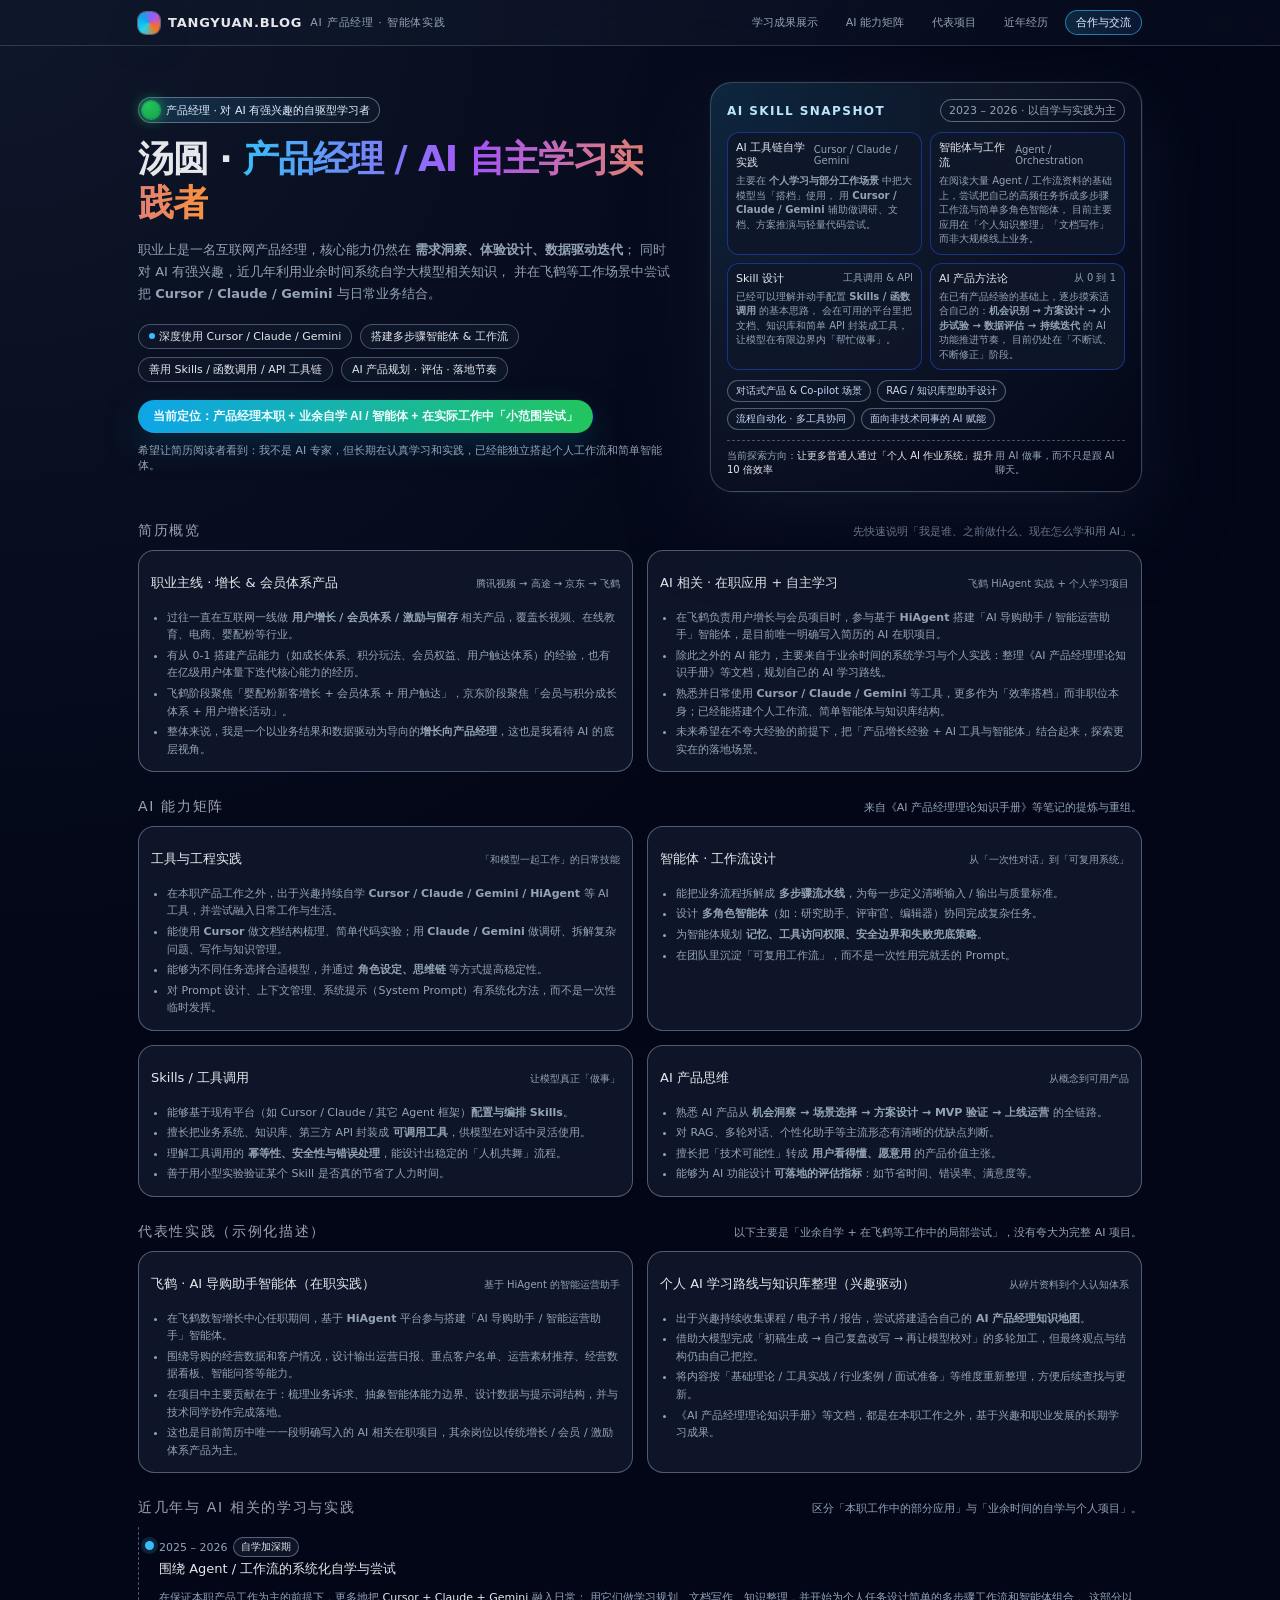
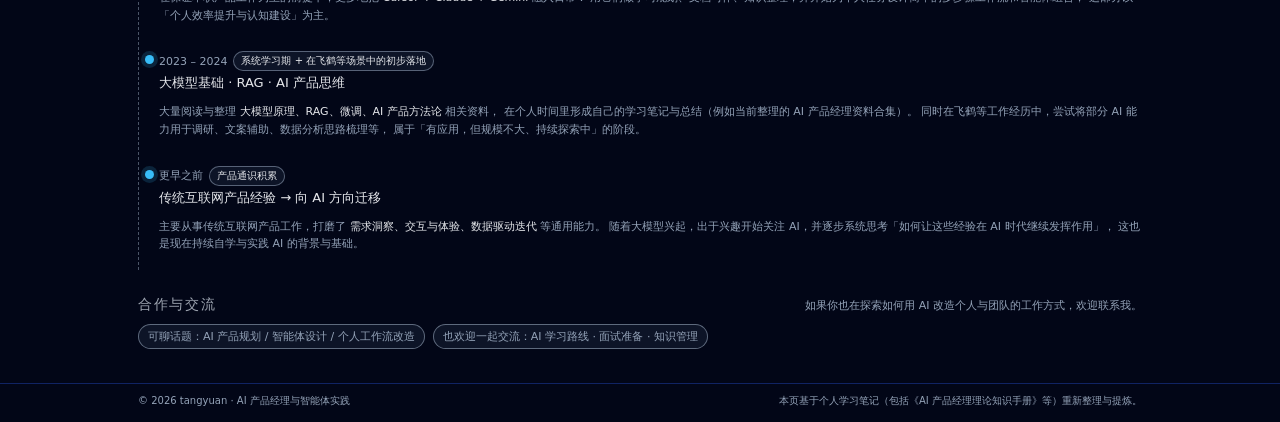
<file: stindex.html>
<!DOCTYPE html>
<html lang="zh-CN">
<head>
  <meta charset="UTF-8" />
  <title>汤圆 · AI 产品经理与智能体实践</title>
  <meta name="viewport" content="width=device-width,initial-scale=1" />
  <style>
    :root {
      color-scheme: light dark;
      --bg: #020617;
      --bg-soft: #020617;
      --fg: #e5e7eb;
      --muted: #94a3b8;
      --border: #1f2937;
      --accent: #38bdf8;
      --accent-soft: rgba(56, 189, 248, 0.12);
      --accent-strong: #0ea5e9;
      --chip-bg: rgba(15, 23, 42, 0.9);
      --card-bg: radial-gradient(circle at 0% 0%, #0b1220, #020617 55%);
    }
    * {
      box-sizing: border-box;
    }
    body {
      margin: 0;
      padding: 0;
      font-family: system-ui, -apple-system, BlinkMacSystemFont, "SF Pro Text", "Segoe UI", sans-serif;
      background: radial-gradient(circle at top left, #0f172a 0, #020617 42%, #020617 100%);
      color: var(--fg);
      min-height: 100vh;
    }
    a {
      color: inherit;
      text-decoration: none;
    }
    .page-shell {
      min-height: 100vh;
      display: flex;
      flex-direction: column;
    }
    .site-header {
      position: sticky;
      top: 0;
      z-index: 20;
      backdrop-filter: blur(18px);
      background: linear-gradient(to right, rgba(15, 23, 42, 0.9), rgba(15, 23, 42, 0.3));
      border-bottom: 1px solid rgba(148, 163, 184, 0.25);
    }
    .site-header-inner {
      max-width: 1040px;
      margin: 0 auto;
      padding: 10px 18px;
      display: flex;
      align-items: center;
      justify-content: space-between;
      gap: 12px;
      font-size: 13px;
    }
    .logo {
      display: flex;
      align-items: center;
      gap: 8px;
      font-weight: 600;
      letter-spacing: 0.06em;
      text-transform: uppercase;
      color: #e5e7eb;
    }
    .logo-mark {
      width: 22px;
      height: 22px;
      border-radius: 8px;
      background:
        conic-gradient(from 220deg, #22d3ee, #0ea5e9, #a855f7, #f97316, #22d3ee);
      box-shadow:
        0 0 0 1px rgba(248, 250, 252, 0.35),
        0 10px 26px rgba(15, 23, 42, 0.8);
    }
    .logo-sub {
      font-size: 11px;
      font-weight: 400;
      color: var(--muted);
    }
    .nav {
      display: flex;
      gap: 6px;
      align-items: center;
      color: var(--muted);
    }
    .nav a {
      padding: 4px 10px;
      border-radius: 999px;
      border: 1px solid transparent;
      transition: all 0.18s ease-out;
      font-size: 11px;
      white-space: nowrap;
    }
    .nav a:hover {
      border-color: rgba(148, 163, 184, 0.4);
      background: rgba(15, 23, 42, 0.9);
      color: #e5e7eb;
    }
    .nav a.primary {
      border-color: rgba(56, 189, 248, 0.6);
      background: linear-gradient(to right, rgba(56, 189, 248, 0.16), rgba(59, 130, 246, 0.1));
      color: #e0f2fe;
    }
    main {
      flex: 1;
    }
    .hero {
      max-width: 1040px;
      margin: 36px auto 28px;
      padding: 0 18px;
      display: grid;
      grid-template-columns: minmax(0, 3fr) minmax(260px, 2.4fr);
      gap: 32px;
      align-items: center;
    }
    .hero-left-eyebrow {
      display: inline-flex;
      align-items: center;
      gap: 6px;
      padding: 3px 9px 3px 3px;
      border-radius: 999px;
      border: 1px solid rgba(148, 163, 184, 0.55);
      background: radial-gradient(circle at top left, rgba(56, 189, 248, 0.18), rgba(15, 23, 42, 0.9));
      color: #e0f2fe;
      font-size: 11px;
      margin-bottom: 14px;
    }
    .hero-left-eyebrow-dot {
      width: 18px;
      height: 18px;
      border-radius: 999px;
      background: radial-gradient(circle at 30% 20%, #22c55e, #16a34a);
      box-shadow:
        0 0 0 1px rgba(34, 197, 94, 0.7),
        0 0 14px rgba(34, 197, 94, 0.9);
    }
    .hero-title {
      font-size: clamp(28px, 4vw, 36px);
      line-height: 1.22;
      letter-spacing: -0.03em;
      font-weight: 650;
      margin: 0 0 14px;
    }
    .hero-highlight {
      background: linear-gradient(to right, #38bdf8, #a855f7, #fb923c);
      -webkit-background-clip: text;
      background-clip: text;
      color: transparent;
    }
    .hero-subtitle {
      font-size: 13px;
      line-height: 1.7;
      color: var(--muted);
      max-width: 34rem;
      margin-bottom: 18px;
    }
    .hero-pills {
      display: flex;
      flex-wrap: wrap;
      gap: 8px;
      margin-bottom: 18px;
    }
    .pill {
      padding: 4px 10px;
      border-radius: 999px;
      border: 1px solid rgba(148, 163, 184, 0.45);
      background: rgba(15, 23, 42, 0.9);
      font-size: 11px;
      color: #e5e7eb;
      display: inline-flex;
      align-items: center;
      gap: 4px;
    }
    .pill-dot {
      width: 6px;
      height: 6px;
      border-radius: 999px;
      background: #38bdf8;
    }
    .hero-cta-row {
      display: flex;
      flex-wrap: wrap;
      gap: 10px;
      align-items: center;
      margin-bottom: 4px;
    }
    .btn {
      border-radius: 999px;
      padding: 7px 14px;
      border: 1px solid transparent;
      font-size: 12px;
      display: inline-flex;
      align-items: center;
      gap: 6px;
      cursor: default;
    }
    .btn-primary {
      background: linear-gradient(to right, #0ea5e9, #22c55e);
      color: #ecfeff;
      box-shadow:
        0 0 0 1px rgba(15, 23, 42, 0.85),
        0 12px 30px rgba(8, 47, 73, 0.75);
      font-weight: 600;
    }
    .btn-outline {
      border-color: rgba(148, 163, 184, 0.8);
      color: var(--muted);
      background: rgba(15, 23, 42, 0.85);
    }
    .hero-meta {
      font-size: 11px;
      color: var(--muted);
    }
    .hero-right-card {
      position: relative;
      border-radius: 22px;
      padding: 16px 16px 14px;
      background: radial-gradient(circle at 0% 0%, rgba(56, 189, 248, 0.16), rgba(15, 23, 42, 0.96) 46%, #020617);
      border: 1px solid rgba(148, 163, 184, 0.35);
      box-shadow:
        0 24px 80px rgba(15, 23, 42, 0.92),
        0 0 0 1px rgba(15, 23, 42, 0.9);
      overflow: hidden;
    }
    .hero-right-header {
      display: flex;
      justify-content: space-between;
      align-items: center;
      margin-bottom: 10px;
      gap: 10px;
    }
    .hero-right-title {
      font-size: 12px;
      font-weight: 600;
      letter-spacing: 0.12em;
      text-transform: uppercase;
      color: #bae6fd;
    }
    .hero-right-tag {
      font-size: 11px;
      padding: 3px 8px;
      border-radius: 999px;
      border: 1px solid rgba(148, 163, 184, 0.6);
      color: var(--muted);
    }
    .skill-grid {
      display: grid;
      grid-template-columns: repeat(2, minmax(0, 1fr));
      gap: 8px;
      margin-bottom: 10px;
    }
    .skill-chip {
      padding: 7px 8px;
      border-radius: 12px;
      background: rgba(15, 23, 42, 0.9);
      border: 1px solid rgba(30, 64, 175, 0.7);
      font-size: 11px;
      color: #e5e7eb;
      display: flex;
      flex-direction: column;
      gap: 4px;
    }
    .skill-chip-label {
      display: flex;
      justify-content: space-between;
      align-items: center;
      gap: 4px;
    }
    .skill-chip-label span:first-child {
      font-weight: 500;
    }
    .skill-chip-label span:last-child {
      font-size: 10px;
      color: var(--muted);
    }
    .skill-chip-desc {
      font-size: 10px;
      color: var(--muted);
      line-height: 1.45;
    }
    .skill-pill-row {
      display: flex;
      flex-wrap: wrap;
      gap: 6px;
      margin-bottom: 10px;
    }
    .skill-pill {
      border-radius: 999px;
      padding: 3px 8px;
      font-size: 10px;
      background: rgba(15, 23, 42, 0.92);
      border: 1px solid rgba(148, 163, 184, 0.5);
      color: #cbd5f5;
    }
    .hero-right-footer {
      display: flex;
      justify-content: space-between;
      align-items: center;
      font-size: 10px;
      color: var(--muted);
      border-top: 1px dashed rgba(148, 163, 184, 0.45);
      padding-top: 8px;
      margin-top: 4px;
    }
    .hero-right-footer span strong {
      color: #e5e7eb;
      font-weight: 500;
    }
    .section {
      max-width: 1040px;
      margin: 0 auto;
      padding: 2px 18px 24px;
    }
    .section-header {
      display: flex;
      justify-content: space-between;
      align-items: baseline;
      gap: 10px;
      margin-bottom: 10px;
    }
    .section-title {
      font-size: 14px;
      letter-spacing: 0.12em;
      text-transform: uppercase;
      color: #9ca3af;
    }
    .section-sub {
      font-size: 11px;
      color: var(--muted);
    }
    .timeline {
      position: relative;
      padding-left: 16px;
      border-left: 1px dashed rgba(148, 163, 184, 0.5);
    }
    .timeline-item {
      position: relative;
      padding: 10px 0 6px 4px;
    }
    .timeline-dot {
      position: absolute;
      left: -10px;
      top: 14px;
      width: 9px;
      height: 9px;
      border-radius: 999px;
      background: #38bdf8;
      box-shadow: 0 0 0 4px rgba(56, 189, 248, 0.16);
    }
    .timeline-meta {
      display: flex;
      flex-wrap: wrap;
      gap: 6px;
      align-items: center;
      font-size: 11px;
      color: var(--muted);
      margin-bottom: 3px;
    }
    .timeline-tag {
      padding: 2px 7px;
      border-radius: 999px;
      background: rgba(15, 23, 42, 0.9);
      border: 1px solid rgba(148, 163, 184, 0.55);
      font-size: 10px;
      color: #e5e7eb;
    }
    .timeline-title {
      font-size: 13px;
      font-weight: 500;
      margin-bottom: 3px;
    }
    .timeline-desc {
      font-size: 11px;
      color: var(--muted);
      line-height: 1.6;
    }
    .timeline-desc strong {
      color: #e5e7eb;
      font-weight: 500;
    }
    .grid-2 {
      display: grid;
      grid-template-columns: repeat(2, minmax(0, 1fr));
      gap: 14px;
    }
    .card {
      border-radius: 16px;
      padding: 12px 12px 10px;
      background: rgba(15, 23, 42, 0.94);
      border: 1px solid rgba(148, 163, 184, 0.5);
    }
    .card-header {
      display: flex;
      justify-content: space-between;
      align-items: baseline;
      gap: 8px;
      margin-bottom: 6px;
    }
    .card-title {
      font-size: 13px;
      font-weight: 500;
    }
    .card-tag {
      font-size: 10px;
      color: var(--muted);
    }
    .card-body {
      font-size: 11px;
      color: var(--muted);
      line-height: 1.6;
    }
    .card-list {
      margin: 6px 0 0;
      padding-left: 16px;
    }
    .card-list li {
      margin-bottom: 3px;
    }
    .contact-row {
      display: flex;
      flex-wrap: wrap;
      gap: 8px;
      font-size: 11px;
      color: var(--muted);
    }
    .contact-pill {
      border-radius: 999px;
      padding: 4px 9px;
      border: 1px solid rgba(148, 163, 184, 0.6);
      background: rgba(15, 23, 42, 0.9);
    }
    footer {
      border-top: 1px solid rgba(30, 64, 175, 0.5);
      margin-top: 10px;
    }
    .footer-inner {
      max-width: 1040px;
      margin: 0 auto;
      padding: 10px 18px 14px;
      font-size: 10px;
      color: var(--muted);
      display: flex;
      justify-content: space-between;
      flex-wrap: wrap;
      gap: 6px;
    }
    @media (max-width: 768px) {
      .hero {
        grid-template-columns: minmax(0, 1fr);
        margin-top: 22px;
      }
      .site-header-inner {
        padding-inline: 14px;
      }
      .section {
        padding-inline: 14px;
      }
      .grid-2 {
        grid-template-columns: minmax(0, 1fr);
      }
    }
  </style>
</head>
<body>
  <div class="page-shell">
    <header class="site-header">
      <div class="site-header-inner">
        <div class="logo">
          <span class="logo-mark" aria-hidden="true"></span>
          <span>tangyuan.blog</span>
          <span class="logo-sub">AI 产品经理 · 智能体实践</span>
        </div>
        <nav class="nav">
          <a href="learning-showcase.html">学习成果展示</a>
          <a href="#skills">AI 能力矩阵</a>
          <a href="#projects">代表项目</a>
          <a href="#timeline">近年经历</a>
          <a href="#contact" class="primary">合作与交流</a>
        </nav>
      </div>
    </header>

    <main>
      <section class="hero">
        <div>
          <div class="hero-left-eyebrow">
            <span class="hero-left-eyebrow-dot"></span>
            <span>产品经理 · 对 AI 有强兴趣的自驱型学习者</span>
          </div>
          <h1 class="hero-title">
            汤圆 · <span class="hero-highlight">产品经理 / AI 自主学习实践者</span>
          </h1>
          <p class="hero-subtitle">
            职业上是一名互联网产品经理，核心能力仍然在 <strong>需求洞察、体验设计、数据驱动迭代</strong>；
            同时对 AI 有强兴趣，近几年利用业余时间系统自学大模型相关知识，
            并在飞鹤等工作场景中尝试把 <strong>Cursor / Claude / Gemini</strong> 与日常业务结合。
          </p>
          <div class="hero-pills">
            <span class="pill"><span class="pill-dot"></span>深度使用 Cursor / Claude / Gemini</span>
            <span class="pill">搭建多步骤智能体 & 工作流</span>
            <span class="pill">善用 Skills / 函数调用 / API 工具链</span>
            <span class="pill">AI 产品规划 · 评估 · 落地节奏</span>
          </div>
          <div class="hero-cta-row">
            <button class="btn btn-primary" type="button">
              当前定位：产品经理本职 + 业余自学 AI / 智能体 + 在实际工作中「小范围尝试」
            </button>
            <div class="hero-meta">
              希望让简历阅读者看到：我不是 AI 专家，但长期在认真学习和实践，已经能独立搭起个人工作流和简单智能体。
            </div>
          </div>
        </div>

        <aside class="hero-right-card" aria-label="AI 能力快照">
          <div class="hero-right-header">
            <div class="hero-right-title">AI SKILL SNAPSHOT</div>
            <div class="hero-right-tag">2023 – 2026 · 以自学与实践为主</div>
          </div>
          <div class="skill-grid">
            <div class="skill-chip">
              <div class="skill-chip-label">
                <span>AI 工具链自学实践</span>
                <span>Cursor / Claude / Gemini</span>
              </div>
              <div class="skill-chip-desc">
                主要在 <strong>个人学习与部分工作场景</strong> 中把大模型当「搭档」使用，
                用 <strong>Cursor / Claude / Gemini</strong> 辅助做调研、文档、方案推演与轻量代码尝试。
              </div>
            </div>
            <div class="skill-chip">
              <div class="skill-chip-label">
                <span>智能体与工作流</span>
                <span>Agent / Orchestration</span>
              </div>
              <div class="skill-chip-desc">
                在阅读大量 Agent / 工作流资料的基础上，尝试把自己的高频任务拆成<span>多步骤工作流</span>与<span>简单多角色智能体</span>，
                目前主要应用在「个人知识整理」「文档写作」而非大规模线上业务。
              </div>
            </div>
            <div class="skill-chip">
              <div class="skill-chip-label">
                <span>Skill 设计</span>
                <span>工具调用 & API</span>
              </div>
              <div class="skill-chip-desc">
                已经可以理解并动手配置 <strong>Skills / 函数调用</strong> 的基本思路，
                会在可用的平台里把文档、知识库和简单 API 封装成工具，让模型在有限边界内「帮忙做事」。
              </div>
            </div>
            <div class="skill-chip">
              <div class="skill-chip-label">
                <span>AI 产品方法论</span>
                <span>从 0 到 1</span>
              </div>
              <div class="skill-chip-desc">
                在已有产品经验的基础上，逐步摸索适合自己的：<strong>机会识别 → 方案设计 → 小步试验 → 数据评估 → 持续迭代</strong> 的 AI 功能推进节奏，
                目前仍处在「不断试、不断修正」阶段。
              </div>
            </div>
          </div>
          <div class="skill-pill-row">
            <span class="skill-pill">对话式产品 & Co-pilot 场景</span>
            <span class="skill-pill">RAG / 知识库型助手设计</span>
            <span class="skill-pill">流程自动化 · 多工具协同</span>
            <span class="skill-pill">面向非技术同事的 AI 赋能</span>
          </div>
          <div class="hero-right-footer">
            <span>当前探索方向：<strong>让更多普通人通过「个人 AI 作业系统」提升 10 倍效率</strong></span>
            <span>用 AI 做事，而不只是跟 AI 聊天。</span>
          </div>
        </aside>
      </section>

      <section id="resume" class="section">
        <header class="section-header">
          <div class="section-title">简历概览</div>
          <div class="section-sub">先快速说明「我是谁、之前做什么、现在怎么学和用 AI」。</div>
        </header>
        <div class="grid-2">
          <article class="card">
            <div class="card-header">
              <h2 class="card-title">职业主线 · 增长 & 会员体系产品</h2>
              <span class="card-tag">腾讯视频 → 高途 → 京东 → 飞鹤</span>
            </div>
            <div class="card-body">
              <ul class="card-list">
                <li>过往一直在互联网一线做 <strong>用户增长 / 会员体系 / 激励与留存</strong> 相关产品，覆盖长视频、在线教育、电商、婴配粉等行业。</li>
                <li>有从 0-1 搭建产品能力（如成长体系、积分玩法、会员权益、用户触达体系）的经验，也有在亿级用户体量下迭代核心能力的经历。</li>
                <li>飞鹤阶段聚焦「婴配粉新客增长 + 会员体系 + 用户触达」，京东阶段聚焦「会员与积分成长体系 + 用户增长活动」。</li>
                <li>整体来说，我是一个以业务结果和数据驱动为导向的<strong>增长向产品经理</strong>，这也是我看待 AI 的底层视角。</li>
              </ul>
            </div>
          </article>

          <article class="card">
            <div class="card-header">
              <h2 class="card-title">AI 相关 · 在职应用 + 自主学习</h2>
              <span class="card-tag">飞鹤 HiAgent 实战 + 个人学习项目</span>
            </div>
            <div class="card-body">
              <ul class="card-list">
                <li>在飞鹤负责用户增长与会员项目时，参与基于 <strong>HiAgent</strong> 搭建「AI 导购助手 / 智能运营助手」智能体，是目前唯一明确写入简历的 AI 在职项目。</li>
                <li>除此之外的 AI 能力，主要来自于业余时间的系统学习与个人实践：整理《AI 产品经理理论知识手册》等文档，规划自己的 AI 学习路线。</li>
                <li>熟悉并日常使用 <strong>Cursor / Claude / Gemini</strong> 等工具，更多作为「效率搭档」而非职位本身；已经能搭建个人工作流、简单智能体与知识库结构。</li>
                <li>未来希望在不夸大经验的前提下，把「产品增长经验 + AI 工具与智能体」结合起来，探索更实在的落地场景。</li>
              </ul>
            </div>
          </article>
        </div>
      </section>

      <section id="skills" class="section">
        <header class="section-header">
          <div class="section-title">AI 能力矩阵</div>
          <div class="section-sub">来自《AI 产品经理理论知识手册》等笔记的提炼与重组。</div>
        </header>
        <div class="grid-2">
          <article class="card">
            <div class="card-header">
              <h2 class="card-title">工具与工程实践</h2>
              <span class="card-tag">「和模型一起工作」的日常技能</span>
            </div>
            <div class="card-body">
              <ul class="card-list">
                <li>在本职产品工作之外，出于兴趣持续自学 <strong>Cursor / Claude / Gemini / HiAgent</strong> 等 AI 工具，并尝试融入日常工作与生活。</li>
                <li>能使用 <strong>Cursor</strong> 做文档结构梳理、简单代码实验；用 <strong>Claude / Gemini</strong> 做调研、拆解复杂问题、写作与知识管理。</li>
                <li>能够为不同任务选择合适模型，并通过 <strong>角色设定、思维链</strong> 等方式提高稳定性。</li>
                <li>对 Prompt 设计、上下文管理、系统提示（System Prompt）有系统化方法，而不是一次性临时发挥。</li>
              </ul>
            </div>
          </article>

          <article class="card">
            <div class="card-header">
              <h2 class="card-title">智能体 · 工作流设计</h2>
              <span class="card-tag">从「一次性对话」到「可复用系统」</span>
            </div>
            <div class="card-body">
              <ul class="card-list">
                <li>能把业务流程拆解成 <strong>多步骤流水线</strong>，为每一步定义清晰输入 / 输出与质量标准。</li>
                <li>设计 <strong>多角色智能体</strong>（如：研究助手、评审官、编辑器）协同完成复杂任务。</li>
                <li>为智能体规划 <strong>记忆、工具访问权限、安全边界和失败兜底策略</strong>。</li>
                <li>在团队里沉淀「可复用工作流」，而不是一次性用完就丢的 Prompt。</li>
              </ul>
            </div>
          </article>

          <article class="card">
            <div class="card-header">
              <h2 class="card-title">Skills / 工具调用</h2>
              <span class="card-tag">让模型真正「做事」</span>
            </div>
            <div class="card-body">
              <ul class="card-list">
                <li>能够基于现有平台（如 Cursor / Claude / 其它 Agent 框架）<strong>配置与编排 Skills</strong>。</li>
                <li>擅长把业务系统、知识库、第三方 API 封装成 <strong>可调用工具</strong>，供模型在对话中灵活使用。</li>
                <li>理解工具调用的 <strong>幂等性、安全性与错误处理</strong>，能设计出稳定的「人机共舞」流程。</li>
                <li>善于用小型实验验证某个 Skill 是否真的节省了人力时间。</li>
              </ul>
            </div>
          </article>

          <article class="card">
            <div class="card-header">
              <h2 class="card-title">AI 产品思维</h2>
              <span class="card-tag">从概念到可用产品</span>
            </div>
            <div class="card-body">
              <ul class="card-list">
                <li>熟悉 AI 产品从 <strong>机会洞察 → 场景选择 → 方案设计 → MVP 验证 → 上线运营</strong> 的全链路。</li>
                <li>对 RAG、多轮对话、个性化助手等主流形态有清晰的优缺点判断。</li>
                <li>擅长把「技术可能性」转成 <strong>用户看得懂、愿意用</strong> 的产品价值主张。</li>
                <li>能够为 AI 功能设计 <strong>可落地的评估指标</strong>：如节省时间、错误率、满意度等。</li>
              </ul>
            </div>
          </article>
        </div>
      </section>

      <section id="projects" class="section">
        <header class="section-header">
          <div class="section-title">代表性实践（示例化描述）</div>
          <div class="section-sub">以下主要是「业余自学 + 在飞鹤等工作中的局部尝试」，没有夸大为完整 AI 项目。</div>
        </header>
        <div class="grid-2">
          <article class="card">
            <div class="card-header">
              <h2 class="card-title">飞鹤 · AI 导购助手智能体（在职实践）</h2>
              <span class="card-tag">基于 HiAgent 的智能运营助手</span>
            </div>
            <div class="card-body">
              <ul class="card-list">
                <li>在飞鹤数智增长中心任职期间，基于 <strong>HiAgent</strong> 平台参与搭建「AI 导购助手 / 智能运营助手」智能体。</li>
                <li>围绕导购的经营数据和客户情况，设计输出运营日报、重点客户名单、运营素材推荐、经营数据看板、智能问答等能力。</li>
                <li>在项目中主要贡献在于：梳理业务诉求、抽象智能体能力边界、设计数据与提示词结构，并与技术同学协作完成落地。</li>
                <li>这也是目前简历中唯一一段明确写入的 AI 相关在职项目，其余岗位以传统增长 / 会员 / 激励体系产品为主。</li>
              </ul>
            </div>
          </article>

          <article class="card">
            <div class="card-header">
              <h2 class="card-title">个人 AI 学习路线与知识库整理（兴趣驱动）</h2>
              <span class="card-tag">从碎片资料到个人认知体系</span>
            </div>
            <div class="card-body">
              <ul class="card-list">
                <li>出于兴趣持续收集课程 / 电子书 / 报告，尝试搭建适合自己的 <strong>AI 产品经理知识地图</strong>。</li>
                <li>借助大模型完成「初稿生成 → 自己复盘改写 → 再让模型校对」的多轮加工，但最终观点与结构仍由自己把控。</li>
                <li>将内容按「基础理论 / 工具实战 / 行业案例 / 面试准备」等维度重新整理，方便后续查找与更新。</li>
                <li>《AI 产品经理理论知识手册》等文档，都是在本职工作之外，基于兴趣和职业发展的长期学习成果。</li>
              </ul>
            </div>
          </article>
        </div>
      </section>

      <section id="timeline" class="section">
        <header class="section-header">
          <div class="section-title">近几年与 AI 相关的学习与实践</div>
          <div class="section-sub">区分「本职工作中的部分应用」与「业余时间的自学与个人项目」。</div>
        </header>
        <div class="timeline">
          <div class="timeline-item">
            <div class="timeline-dot"></div>
            <div class="timeline-meta">
              <span>2025 – 2026</span>
              <span class="timeline-tag">自学加深期</span>
            </div>
            <div class="timeline-title">围绕 Agent / 工作流的系统化自学与尝试</div>
            <p class="timeline-desc">
              在保证本职产品工作为主的前提下，更多地把 <strong>Cursor + Claude + Gemini</strong> 融入日常：
              用它们做学习规划、文档写作、知识整理，并开始为个人任务设计简单的多步骤工作流和智能体组合，
              这部分以「个人效率提升与认知建设」为主。
            </p>
          </div>
          <div class="timeline-item">
            <div class="timeline-dot"></div>
            <div class="timeline-meta">
              <span>2023 – 2024</span>
              <span class="timeline-tag">系统学习期 + 在飞鹤等场景中的初步落地</span>
            </div>
            <div class="timeline-title">大模型基础 · RAG · AI 产品思维</div>
            <p class="timeline-desc">
              大量阅读与整理 <strong>大模型原理、RAG、微调、AI 产品方法论</strong> 相关资料，
              在个人时间里形成自己的学习笔记与总结（例如当前整理的 AI 产品经理资料合集）。
              同时在飞鹤等工作经历中，尝试将部分 AI 能力用于调研、文案辅助、数据分析思路梳理等，
              属于「有应用，但规模不大、持续探索中」的阶段。
            </p>
          </div>
          <div class="timeline-item">
            <div class="timeline-dot"></div>
            <div class="timeline-meta">
              <span>更早之前</span>
              <span class="timeline-tag">产品通识积累</span>
            </div>
            <div class="timeline-title">传统互联网产品经验 → 向 AI 方向迁移</div>
            <p class="timeline-desc">
              主要从事传统互联网产品工作，打磨了 <strong>需求洞察、交互与体验、数据驱动迭代</strong> 等通用能力。
              随着大模型兴起，出于兴趣开始关注 AI，并逐步系统思考「如何让这些经验在 AI 时代继续发挥作用」，
              这也是现在持续自学与实践 AI 的背景与基础。
            </p>
          </div>
        </div>
      </section>

      <section id="contact" class="section">
        <header class="section-header">
          <div class="section-title">合作与交流</div>
          <div class="section-sub">如果你也在探索如何用 AI 改造个人与团队的工作方式，欢迎联系我。</div>
        </header>
        <div class="contact-row">
          <span class="contact-pill">可聊话题：AI 产品规划 / 智能体设计 / 个人工作流改造</span>
          <span class="contact-pill">也欢迎一起交流：AI 学习路线 · 面试准备 · 知识管理</span>
          <!-- 你可以在下面补充自己的具体联系方式，例如邮箱 / 微信 / Telegram 等 -->
          <!-- 示例：<span class="contact-pill">邮箱：yourname@example.com</span> -->
        </div>
      </section>
    </main>

    <footer>
      <div class="footer-inner">
        <span>© <span id="year"></span> tangyuan · AI 产品经理与智能体实践</span>
        <span>本页基于个人学习笔记（包括《AI 产品经理理论知识手册》等）重新整理与提炼。</span>
      </div>
    </footer>
  </div>

  <script>
    document.getElementById("year").textContent = new Date().getFullYear();
  </script>
</body>
</html>
</file>
